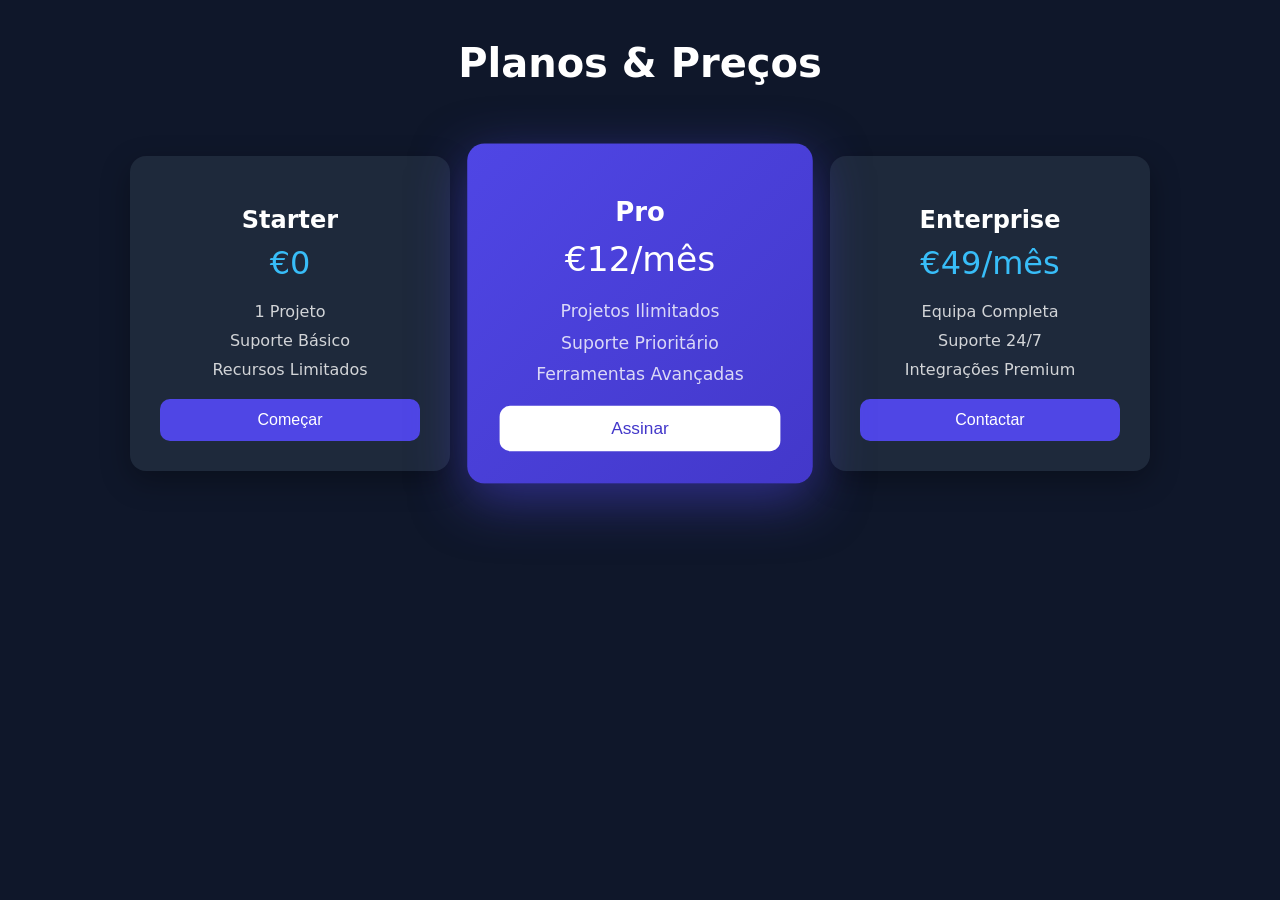
<file: Princing Table/index.html>
<!DOCTYPE html>
<html lang="pt">
<head>
  <meta charset="UTF-8">
  <title>Pricing Table</title>
  <link rel="stylesheet" href="style.css">
</head>

<body>

  <h1 class="title">Planos & Preços</h1>

  <div class="pricing-container">

    <div class="card">
      <h2>Starter</h2>
      <p class="price">€0</p>
      <ul>
        <li>1 Projeto</li>
        <li>Suporte Básico</li>
        <li>Recursos Limitados</li>
      </ul>
      <button>Começar</button>
    </div>

    <div class="card featured">
      <h2>Pro</h2>
      <p class="price">€12/mês</p>
      <ul>
        <li>Projetos Ilimitados</li>
        <li>Suporte Prioritário</li>
        <li>Ferramentas Avançadas</li>
      </ul>
      <button class="featured-btn">Assinar</button>
    </div>

    <div class="card">
      <h2>Enterprise</h2>
      <p class="price">€49/mês</p>
      <ul>
        <li>Equipa Completa</li>
        <li>Suporte 24/7</li>
        <li>Integrações Premium</li>
      </ul>
      <button>Contactar</button>
    </div>

  </div>

</body>
</html>
</file>
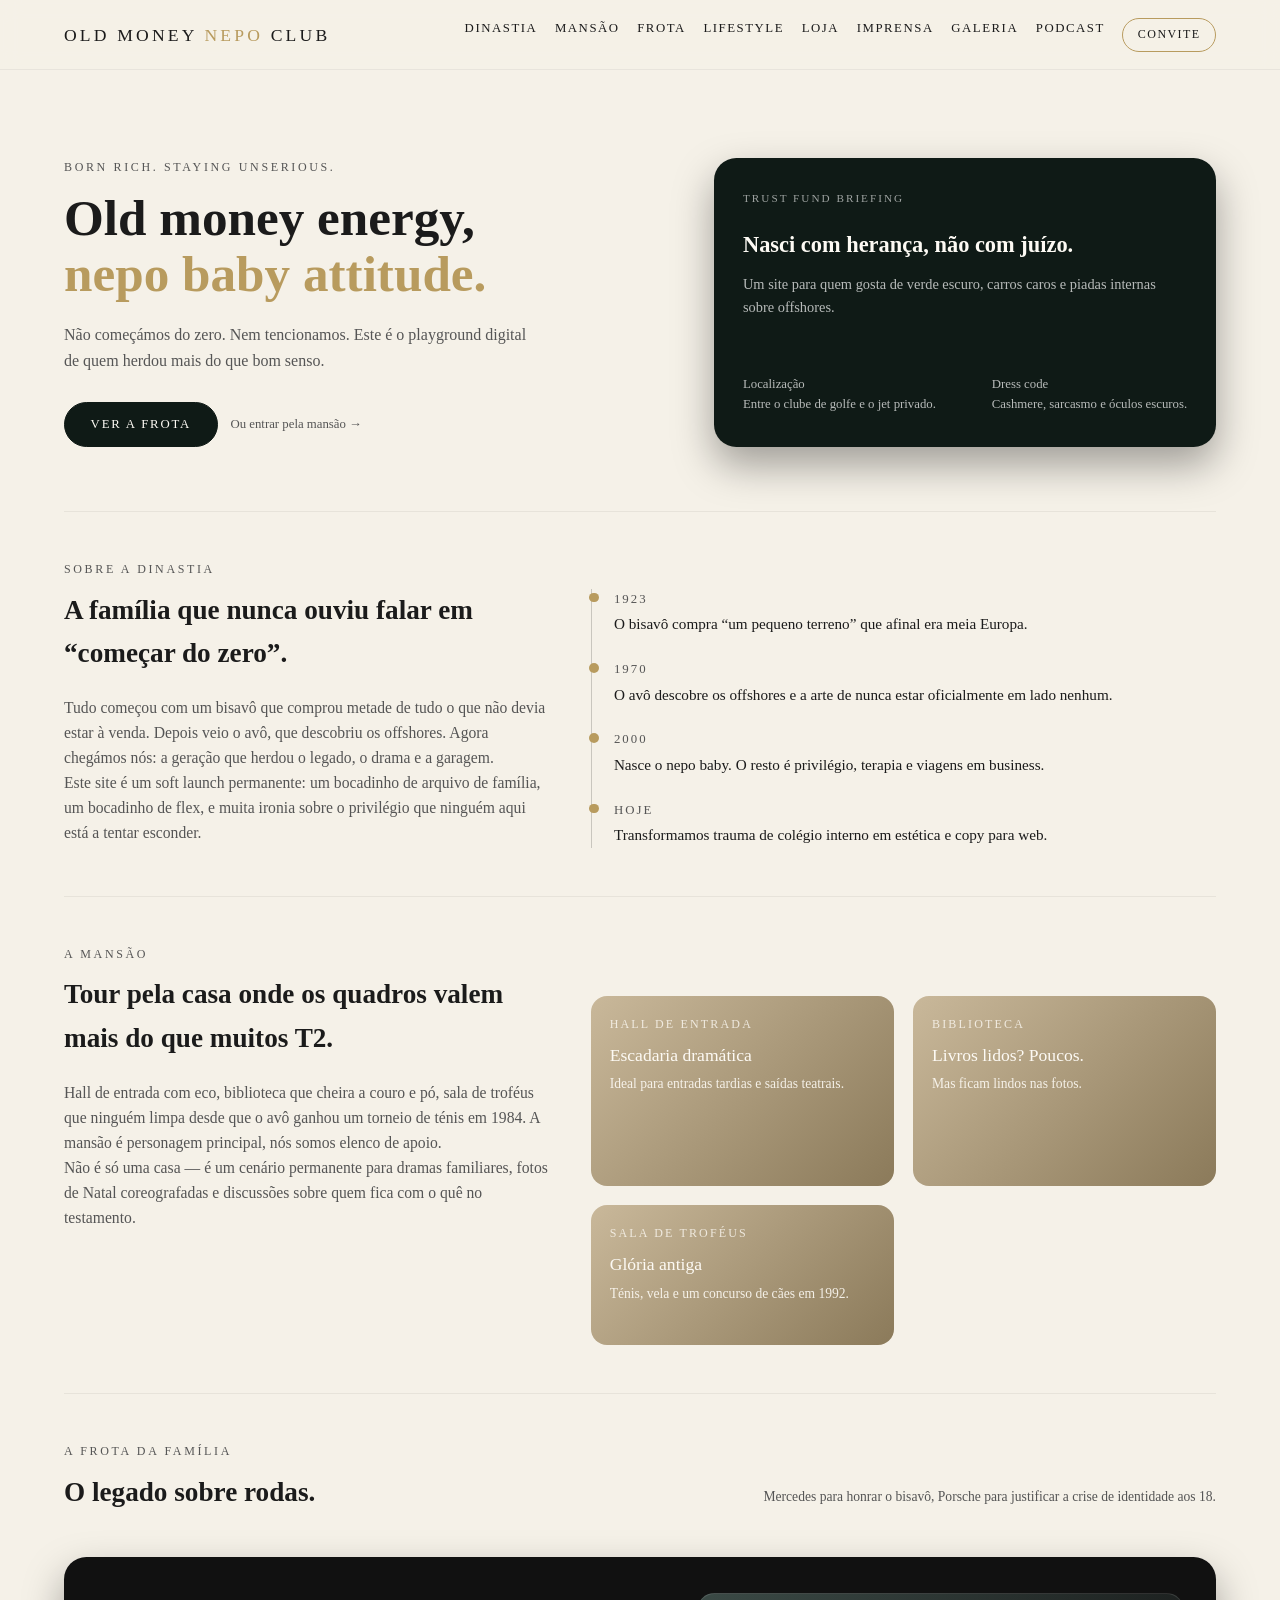
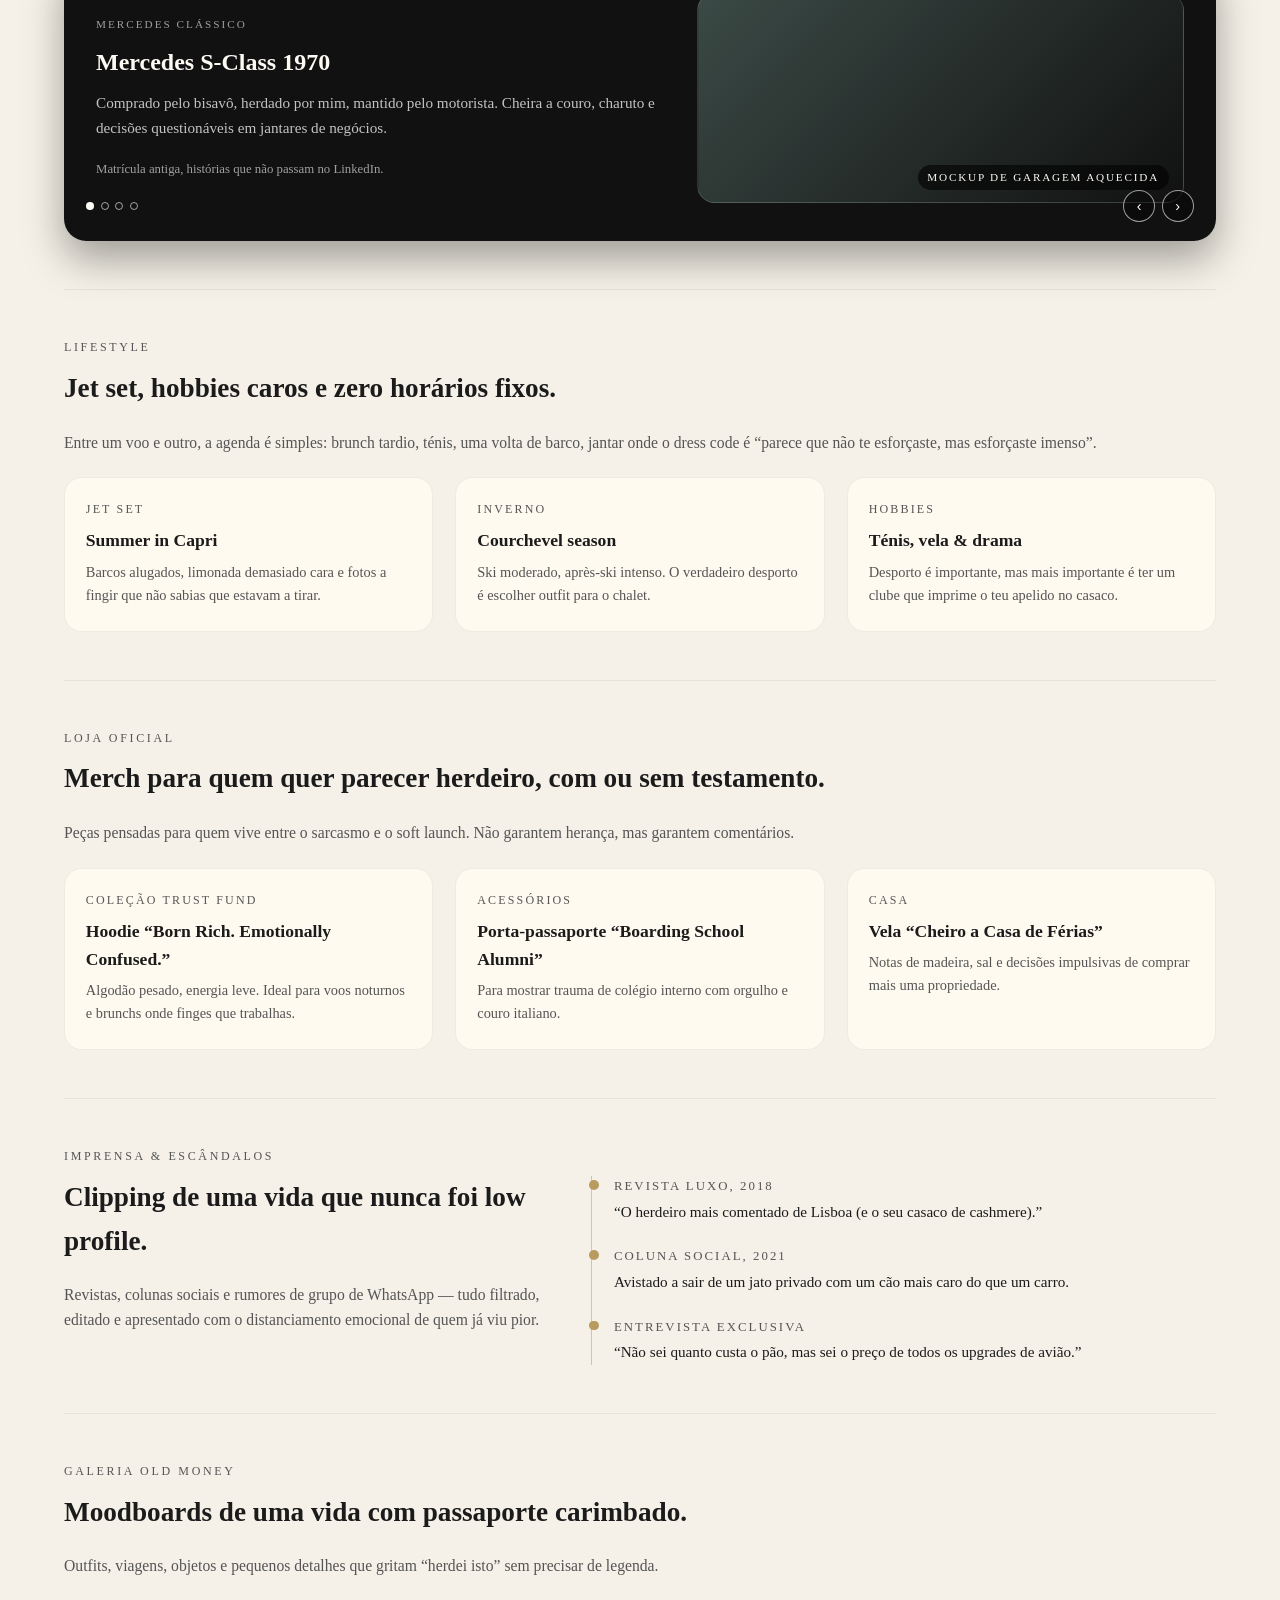
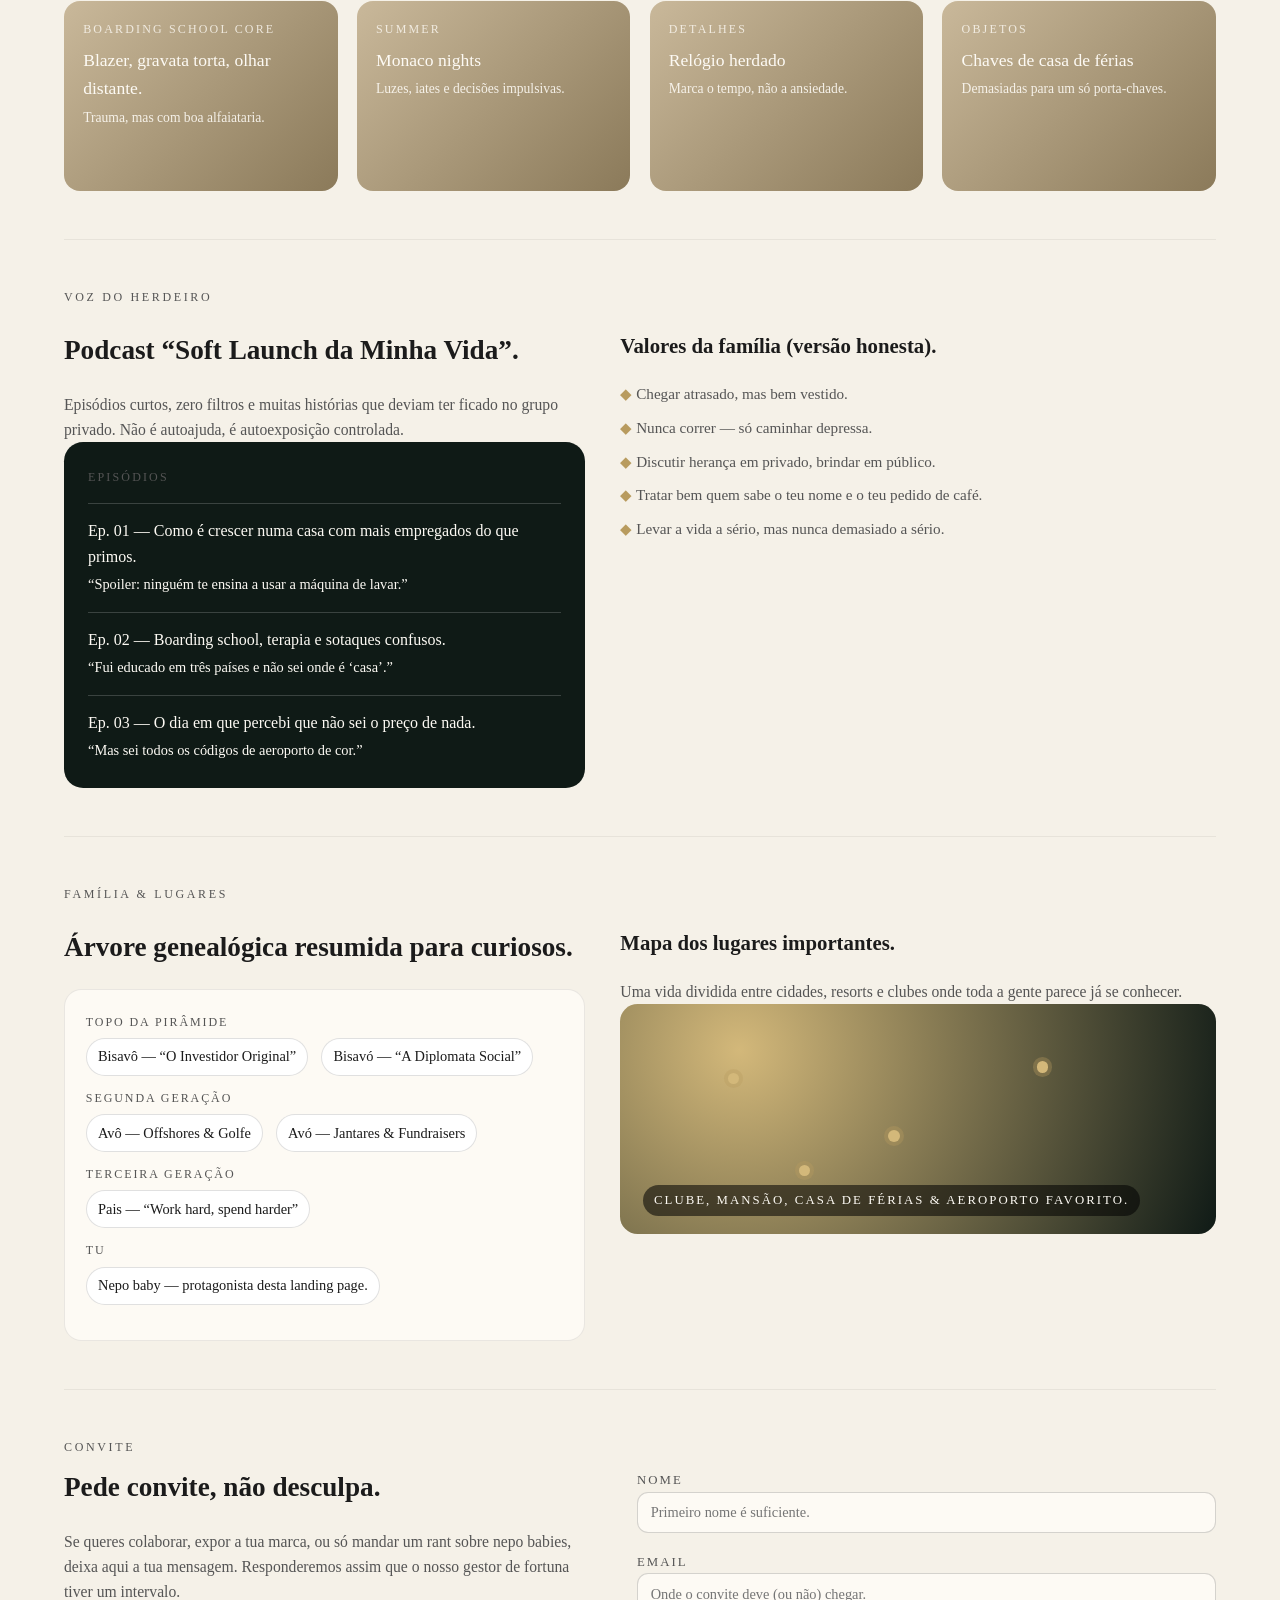
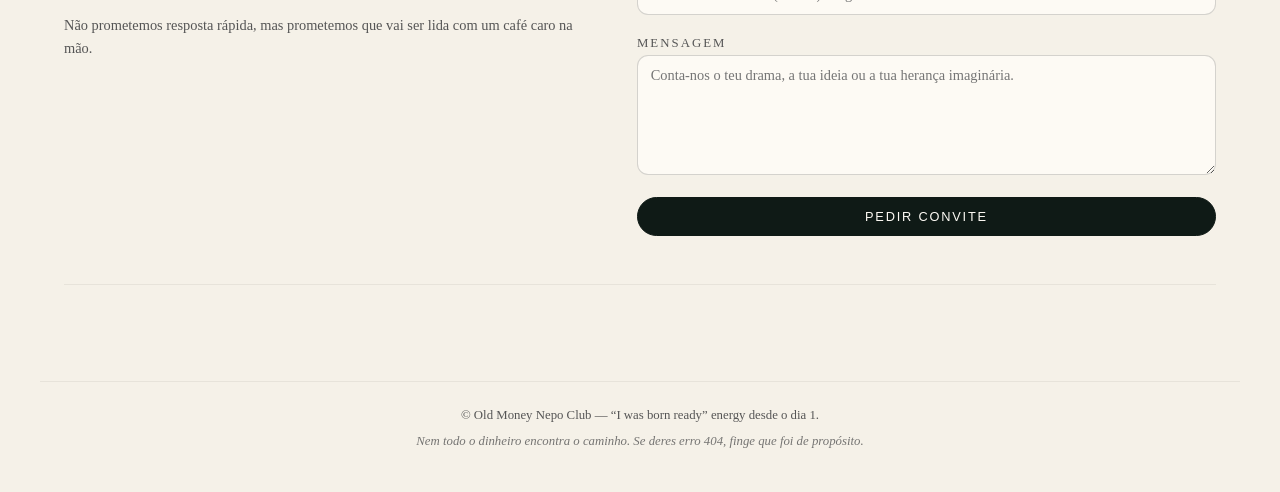
<file: Site Nepobaby/index.html>
<!DOCTYPE html>
<html lang="pt">
<head>
  <meta charset="UTF-8" />
  <title>Old Money Nepo Club — Dinastia Oficial</title>
  <meta name="viewport" content="width=device-width, initial-scale=1" />
  <style>
    :root {
      --bg: #f5f1e8;
      --bg-dark: #0f1a16;
      --accent: #b89b5e;
      --accent-soft: #d3b87a;
      --text: #1b1b1b;
      --text-soft: #555;
      --card: #fffaf0;
    }

    * {
      box-sizing: border-box;
      margin: 0;
      padding: 0;
    }

    body {
      font-family: "Georgia", "Times New Roman", serif;
      background: var(--bg);
      color: var(--text);
      line-height: 1.6;
    }

    a {
      text-decoration: none;
      color: inherit;
    }

    header {
      position: sticky;
      top: 0;
      z-index: 20;
      background: rgba(245, 241, 232, 0.96);
      backdrop-filter: blur(10px);
      border-bottom: 1px solid rgba(0, 0, 0, 0.05);
    }

    .nav {
      max-width: 1200px;
      margin: 0 auto;
      padding: 1.1rem 1.5rem;
      display: flex;
      align-items: center;
      justify-content: space-between;
      gap: 1rem;
    }

    .logo {
      font-family: "Didot", "Bodoni MT", serif;
      font-size: 1.1rem;
      letter-spacing: 0.18em;
      text-transform: uppercase;
      white-space: nowrap;
    }

    .logo span {
      color: var(--accent);
    }

    .nav-links {
      display: flex;
      flex-wrap: wrap;
      gap: 1.1rem;
      font-size: 0.8rem;
      letter-spacing: 0.12em;
      text-transform: uppercase;
    }

    .nav-links a {
      position: relative;
    }

    .nav-links a::after {
      content: "";
      position: absolute;
      left: 0;
      bottom: -0.25rem;
      width: 0;
      height: 1px;
      background: var(--accent);
      transition: width 0.25s ease;
    }

    .nav-links a:hover::after {
      width: 100%;
    }

    .btn-outline {
      border: 1px solid var(--accent);
      padding: 0.4rem 0.9rem;
      border-radius: 999px;
      font-size: 0.75rem;
      text-transform: uppercase;
      letter-spacing: 0.12em;
    }

    .btn-outline:hover {
      background: var(--accent);
      color: #fff;
    }

    main {
      max-width: 1200px;
      margin: 0 auto;
      padding: 2.5rem 1.5rem 4rem;
    }

    section {
      padding: 3rem 0;
      border-bottom: 1px solid rgba(0, 0, 0, 0.06);
    }

    .section-label {
      text-transform: uppercase;
      letter-spacing: 0.22em;
      font-size: 0.75rem;
      color: var(--text-soft);
      margin-bottom: 0.6rem;
    }

    .section-title {
      font-family: "Didot", "Bodoni MT", serif;
      font-size: 1.7rem;
      margin-bottom: 1.2rem;
    }

    .section-text {
      font-size: 0.98rem;
      color: var(--text-soft);
    }

    /* HERO */

    .hero {
      display: grid;
      grid-template-columns: minmax(0, 3fr) minmax(0, 2.5fr);
      gap: 3rem;
      padding: 3rem 0 4rem;
      border-bottom: 1px solid rgba(0, 0, 0, 0.06);
    }

    .hero-kicker {
      text-transform: uppercase;
      letter-spacing: 0.22em;
      font-size: 0.75rem;
      color: var(--text-soft);
      margin-bottom: 0.8rem;
    }

    .hero-title {
      font-family: "Didot", "Bodoni MT", serif;
      font-size: clamp(2.4rem, 4vw, 3.3rem);
      line-height: 1.1;
      margin-bottom: 1.2rem;
    }

    .hero-title span {
      color: var(--accent);
    }

    .hero-sub {
      font-size: 1rem;
      color: var(--text-soft);
      max-width: 30rem;
      margin-bottom: 1.8rem;
    }

    .hero-actions {
      display: flex;
      flex-wrap: wrap;
      gap: 0.8rem;
      align-items: center;
    }

    .btn-primary {
      background: var(--bg-dark);
      color: #fdfaf4;
      padding: 0.7rem 1.6rem;
      border-radius: 999px;
      border: 1px solid var(--bg-dark);
      text-transform: uppercase;
      letter-spacing: 0.14em;
      font-size: 0.8rem;
    }

    .btn-primary:hover {
      background: #18251f;
    }

    .hero-note {
      font-size: 0.8rem;
      color: var(--text-soft);
    }

    .hero-card {
      background: var(--bg-dark);
      color: #fdfaf4;
      border-radius: 1.4rem;
      padding: 2rem 1.8rem;
      display: flex;
      flex-direction: column;
      justify-content: space-between;
      box-shadow: 0 18px 40px rgba(0, 0, 0, 0.35);
    }

    .hero-card-tag {
      text-transform: uppercase;
      letter-spacing: 0.18em;
      font-size: 0.7rem;
      color: rgba(255, 255, 255, 0.6);
      margin-bottom: 1.2rem;
    }

    .hero-card-title {
      font-family: "Didot", "Bodoni MT", serif;
      font-size: 1.4rem;
      margin-bottom: 0.6rem;
    }

    .hero-card-sub {
      font-size: 0.9rem;
      color: rgba(255, 255, 255, 0.7);
      margin-bottom: 1.4rem;
    }

    .hero-card-meta {
      display: flex;
      justify-content: space-between;
      gap: 1.5rem;
      font-size: 0.8rem;
      color: rgba(255, 255, 255, 0.7);
    }

    .hero-card-meta span {
      display: block;
    }

    /* GRID GENÉRICO */

    .section-grid {
      display: grid;
      grid-template-columns: minmax(0, 1.4fr) minmax(0, 1.8fr);
      gap: 2.5rem;
      align-items: flex-start;
    }

    /* TIMELINE */

    .timeline {
      border-left: 1px solid rgba(0, 0, 0, 0.18);
      padding-left: 1.4rem;
      display: flex;
      flex-direction: column;
      gap: 1.4rem;
    }

    .timeline-item {
      position: relative;
    }

    .timeline-item::before {
      content: "";
      position: absolute;
      left: -1.55rem;
      top: 0.25rem;
      width: 0.6rem;
      height: 0.6rem;
      border-radius: 999px;
      background: var(--accent);
    }

    .timeline-year {
      font-size: 0.8rem;
      text-transform: uppercase;
      letter-spacing: 0.16em;
      color: var(--text-soft);
      margin-bottom: 0.2rem;
    }

    .timeline-text {
      font-size: 0.95rem;
    }

    /* CARDS */

    .cards {
      display: grid;
      grid-template-columns: repeat(auto-fit, minmax(230px, 1fr));
      gap: 1.4rem;
      margin-top: 1.4rem;
    }

    .card {
      background: var(--card);
      border-radius: 1.1rem;
      padding: 1.4rem 1.3rem 1.5rem;
      border: 1px solid rgba(0, 0, 0, 0.06);
    }

    .card-kicker {
      font-size: 0.75rem;
      text-transform: uppercase;
      letter-spacing: 0.18em;
      color: var(--text-soft);
      margin-bottom: 0.4rem;
    }

    .card-title {
      font-family: "Didot", "Bodoni MT", serif;
      font-size: 1.1rem;
      margin-bottom: 0.4rem;
    }

    .card-text {
      font-size: 0.9rem;
      color: var(--text-soft);
    }

    /* FROTA / CARROSSEL */

    .fleet-header {
      display: flex;
      justify-content: space-between;
      align-items: baseline;
      gap: 1rem;
      margin-bottom: 1.5rem;
    }

    .fleet-note {
      font-size: 0.85rem;
      color: var(--text-soft);
    }

    .carousel {
      position: relative;
      overflow: hidden;
      border-radius: 1.4rem;
      background: #111;
      color: #fdfaf4;
      box-shadow: 0 18px 40px rgba(0, 0, 0, 0.35);
    }

    .carousel-track {
      display: flex;
      transition: transform 0.6s ease;
    }

    .slide {
      min-width: 100%;
      padding: 2.2rem 2rem 2.4rem;
      display: grid;
      grid-template-columns: minmax(0, 1.4fr) minmax(0, 1.2fr);
      gap: 2rem;
      align-items: center;
    }

    .slide-tag {
      text-transform: uppercase;
      letter-spacing: 0.18em;
      font-size: 0.7rem;
      color: rgba(255, 255, 255, 0.6);
      margin-bottom: 0.6rem;
    }

    .slide-title {
      font-family: "Didot", "Bodoni MT", serif;
      font-size: 1.5rem;
      margin-bottom: 0.6rem;
    }

    .slide-text {
      font-size: 0.95rem;
      color: rgba(255, 255, 255, 0.75);
      margin-bottom: 1.2rem;
    }

    .slide-meta {
      font-size: 0.8rem;
      color: rgba(255, 255, 255, 0.6);
    }

    .slide-image {
      border-radius: 1.1rem;
      background-size: cover;
      background-position: center;
      min-height: 210px;
      border: 1px solid rgba(255, 255, 255, 0.12);
      position: relative;
      overflow: hidden;
    }

    .slide-image::after {
      content: "Mockup de garagem aquecida";
      position: absolute;
      bottom: 0.7rem;
      right: 0.9rem;
      font-size: 0.7rem;
      text-transform: uppercase;
      letter-spacing: 0.16em;
      background: rgba(0, 0, 0, 0.6);
      padding: 0.25rem 0.6rem;
      border-radius: 999px;
    }

    .carousel-controls {
      position: absolute;
      inset: auto 1.4rem 1.2rem;
      display: flex;
      justify-content: space-between;
      align-items: center;
      pointer-events: none;
    }

    .dots {
      display: flex;
      gap: 0.4rem;
      pointer-events: auto;
    }

    .dot {
      width: 0.5rem;
      height: 0.5rem;
      border-radius: 999px;
      border: 1px solid rgba(255, 255, 255, 0.6);
      background: transparent;
      cursor: pointer;
    }

    .dot.active {
      background: #fdfaf4;
    }

    .arrows {
      display: flex;
      gap: 0.4rem;
      pointer-events: auto;
    }

    .arrow-btn {
      width: 2rem;
      height: 2rem;
      border-radius: 999px;
      border: 1px solid rgba(255, 255, 255, 0.6);
      background: rgba(0, 0, 0, 0.35);
      color: #fdfaf4;
      display: flex;
      align-items: center;
      justify-content: center;
      cursor: pointer;
      font-size: 0.9rem;
    }

    .arrow-btn:hover {
      background: rgba(0, 0, 0, 0.7);
    }

    /* GALERIAS / MANSÃO / MAPA */

    .gallery-grid {
      display: grid;
      grid-template-columns: repeat(auto-fit, minmax(220px, 1fr));
      gap: 1.2rem;
      margin-top: 1.4rem;
    }

    .gallery-item {
      border-radius: 1rem;
      background: linear-gradient(135deg, #c9b89a, #8b7a5a);
      padding: 1.2rem;
      color: #fdfaf4;
      position: relative;
      overflow: hidden;
    }

    .gallery-item.small {
      min-height: 140px;
    }

    .gallery-item.large {
      min-height: 190px;
    }

    .gallery-label {
      font-size: 0.75rem;
      text-transform: uppercase;
      letter-spacing: 0.18em;
      opacity: 0.8;
      margin-bottom: 0.4rem;
    }

    .gallery-title {
      font-family: "Didot", "Bodoni MT", serif;
      font-size: 1.1rem;
      margin-bottom: 0.3rem;
    }

    .gallery-note {
      font-size: 0.85rem;
      opacity: 0.9;
    }

    .map-mock {
      border-radius: 1.1rem;
      background: radial-gradient(circle at 20% 20%, #d3b87a, #0f1a16);
      min-height: 230px;
      position: relative;
      overflow: hidden;
      color: #fdfaf4;
      padding: 1.4rem;
    }

    .map-pin {
      position: absolute;
      width: 0.7rem;
      height: 0.7rem;
      border-radius: 999px;
      background: var(--accent-soft);
      box-shadow: 0 0 0 4px rgba(184, 155, 94, 0.35);
    }

    .map-pin:nth-child(1) { top: 30%; left: 18%; }
    .map-pin:nth-child(2) { top: 55%; left: 45%; }
    .map-pin:nth-child(3) { top: 25%; left: 70%; }
    .map-pin:nth-child(4) { top: 70%; left: 30%; }

    .map-legend {
      position: absolute;
      bottom: 1.1rem;
      left: 1.4rem;
      font-size: 0.8rem;
      text-transform: uppercase;
      letter-spacing: 0.16em;
      background: rgba(0, 0, 0, 0.55);
      padding: 0.35rem 0.7rem;
      border-radius: 999px;
    }

    /* PODCAST / ÁRVORE / VALORES */

    .two-col {
      display: grid;
      grid-template-columns: minmax(0, 1.4fr) minmax(0, 1.6fr);
      gap: 2.2rem;
      align-items: flex-start;
      margin-top: 1.4rem;
    }

    .podcast-card {
      background: var(--bg-dark);
      color: #fdfaf4;
      border-radius: 1.2rem;
      padding: 1.6rem 1.5rem;
    }

    .podcast-episode {
      margin-top: 1rem;
      padding-top: 0.9rem;
      border-top: 1px solid rgba(255, 255, 255, 0.18);
      font-size: 0.9rem;
    }

    .podcast-episode-title {
      font-family: "Didot", "Bodoni MT", serif;
      font-size: 1rem;
      margin-bottom: 0.2rem;
    }

    .values-list {
      list-style: none;
      margin-top: 0.8rem;
      display: grid;
      gap: 0.6rem;
      font-size: 0.95rem;
      color: var(--text-soft);
    }

    .values-list li::before {
      content: "◆ ";
      color: var(--accent);
    }

    .tree {
      border-radius: 1.1rem;
      background: #fdfaf4;
      border: 1px solid rgba(0, 0, 0, 0.08);
      padding: 1.4rem 1.3rem;
      font-size: 0.9rem;
    }

    .tree-row {
      display: flex;
      flex-wrap: wrap;
      gap: 0.8rem;
      margin-bottom: 0.8rem;
    }

    .tree-node {
      padding: 0.4rem 0.7rem;
      border-radius: 999px;
      border: 1px solid rgba(0, 0, 0, 0.12);
      background: #fff;
    }

    .tree-label {
      font-size: 0.75rem;
      text-transform: uppercase;
      letter-spacing: 0.16em;
      color: var(--text-soft);
      margin-bottom: 0.4rem;
    }

    /* CONTACTO */

    .contact-grid {
      display: grid;
      grid-template-columns: minmax(0, 1.3fr) minmax(0, 1.4fr);
      gap: 2.2rem;
      align-items: flex-start;
    }

    form {
      display: grid;
      gap: 0.9rem;
    }

    label {
      font-size: 0.8rem;
      text-transform: uppercase;
      letter-spacing: 0.16em;
      color: var(--text-soft);
    }

    input,
    textarea {
      width: 100%;
      padding: 0.7rem 0.8rem;
      border-radius: 0.7rem;
      border: 1px solid rgba(0, 0, 0, 0.16);
      background: #fdfaf4;
      font-family: inherit;
      font-size: 0.9rem;
      resize: vertical;
    }

    textarea {
      min-height: 120px;
    }

    .contact-note {
      font-size: 0.9rem;
      color: var(--text-soft);
      margin-top: 0.6rem;
    }

    /* FOOTER */

    footer {
      padding: 2rem 1.5rem 2.5rem;
      text-align: center;
      font-size: 0.8rem;
      color: var(--text-soft);
    }

    .footer-inner {
      max-width: 1200px;
      margin: 0 auto;
      border-top: 1px solid rgba(0, 0, 0, 0.06);
      padding-top: 1.4rem;
    }

    .footer-line {
      margin-bottom: 0.4rem;
    }

    .footer-404 {
      font-style: italic;
      opacity: 0.8;
    }

    /* RESPONSIVO */

    @media (max-width: 960px) {
      .hero,
      .section-grid,
      .contact-grid,
      .two-col,
      .slide {
        grid-template-columns: 1fr;
      }

      .hero {
        padding-top: 2rem;
      }

      .hero-card {
        order: -1;
      }
    }

    @media (max-width: 780px) {
      .nav-links {
        display: none;
      }
    }

    @media (max-width: 600px) {
      .slide {
        padding: 1.8rem 1.4rem 2.2rem;
      }
    }
  </style>
</head>
<body>
  <header>
    <nav class="nav">
      <div class="logo">
        OLD MONEY <span>NEPO</span> CLUB
      </div>
      <div class="nav-links">
        <a href="#sobre">Dinastia</a>
        <a href="#mansao">Mansão</a>
        <a href="#frota">Frota</a>
        <a href="#lifestyle">Lifestyle</a>
        <a href="#loja">Loja</a>
        <a href="#imprensa">Imprensa</a>
        <a href="#galeria">Galeria</a>
        <a href="#podcast">Podcast</a>
        <a href="#contacto" class="btn-outline">Convite</a>
      </div>
    </nav>
  </header>

  <main>
    <!-- HERO -->
    <section class="hero">
      <div>
        <div class="hero-kicker">Born rich. Staying unserious.</div>
        <h1 class="hero-title">
          Old money energy,<br />
          <span>nepo baby attitude.</span>
        </h1>
        <p class="hero-sub">
          Não começámos do zero. Nem tencionamos. Este é o playground digital de quem herdou mais do que bom senso.
        </p>
        <div class="hero-actions">
          <a href="#frota" class="btn-primary">Ver a frota</a>
          <a href="#mansao" class="hero-note">Ou entrar pela mansão →</a>
        </div>
      </div>
      <aside class="hero-card">
        <div>
          <div class="hero-card-tag">Trust fund briefing</div>
          <h2 class="hero-card-title">Nasci com herança, não com juízo.</h2>
          <p class="hero-card-sub">
            Um site para quem gosta de verde escuro, carros caros e piadas internas sobre offshores.
          </p>
        </div>
        <div class="hero-card-meta">
          <div>
            <span>Localização</span>
            <span>Entre o clube de golfe e o jet privado.</span>
          </div>
          <div>
            <span>Dress code</span>
            <span>Cashmere, sarcasmo e óculos escuros.</span>
          </div>
        </div>
      </aside>
    </section>

    <!-- SOBRE / DINASTIA -->
    <section id="sobre">
      <div class="section-label">Sobre a dinastia</div>
      <div class="section-grid">
        <div>
          <h2 class="section-title">A família que nunca ouviu falar em “começar do zero”.</h2>
          <p class="section-text">
            Tudo começou com um bisavô que comprou metade de tudo o que não devia estar à venda.  
            Depois veio o avô, que descobriu os offshores.  
            Agora chegámos nós: a geração que herdou o legado, o drama e a garagem.
          </p>
          <p class="section-text">
            Este site é um soft launch permanente: um bocadinho de arquivo de família, um bocadinho de flex,  
            e muita ironia sobre o privilégio que ninguém aqui está a tentar esconder.
          </p>
        </div>
        <div class="timeline">
          <div class="timeline-item">
            <div class="timeline-year">1923</div>
            <div class="timeline-text">O bisavô compra “um pequeno terreno” que afinal era meia Europa.</div>
          </div>
          <div class="timeline-item">
            <div class="timeline-year">1970</div>
            <div class="timeline-text">O avô descobre os offshores e a arte de nunca estar oficialmente em lado nenhum.</div>
          </div>
          <div class="timeline-item">
            <div class="timeline-year">2000</div>
            <div class="timeline-text">Nasce o nepo baby. O resto é privilégio, terapia e viagens em business.</div>
          </div>
          <div class="timeline-item">
            <div class="timeline-year">Hoje</div>
            <div class="timeline-text">Transformamos trauma de colégio interno em estética e copy para web.</div>
          </div>
        </div>
      </div>
    </section>

    <!-- MANSÃO -->
    <section id="mansao">
      <div class="section-label">A mansão</div>
      <div class="section-grid">
        <div>
          <h2 class="section-title">Tour pela casa onde os quadros valem mais do que muitos T2.</h2>
          <p class="section-text">
            Hall de entrada com eco, biblioteca que cheira a couro e pó, sala de troféus que ninguém limpa  
            desde que o avô ganhou um torneio de ténis em 1984. A mansão é personagem principal, nós somos elenco de apoio.
          </p>
          <p class="section-text">
            Não é só uma casa — é um cenário permanente para dramas familiares, fotos de Natal coreografadas  
            e discussões sobre quem fica com o quê no testamento.
          </p>
        </div>
        <div class="gallery-grid">
          <div class="gallery-item large">
            <div class="gallery-label">Hall de entrada</div>
            <div class="gallery-title">Escadaria dramática</div>
            <div class="gallery-note">Ideal para entradas tardias e saídas teatrais.</div>
          </div>
          <div class="gallery-item small">
            <div class="gallery-label">Biblioteca</div>
            <div class="gallery-title">Livros lidos? Poucos.</div>
            <div class="gallery-note">Mas ficam lindos nas fotos.</div>
          </div>
          <div class="gallery-item small">
            <div class="gallery-label">Sala de troféus</div>
            <div class="gallery-title">Glória antiga</div>
            <div class="gallery-note">Ténis, vela e um concurso de cães em 1992.</div>
          </div>
        </div>
      </div>
    </section>

    <!-- FROTA / CARROSSEL -->
    <section id="frota">
      <div class="section-label">A frota da família</div>
      <div class="fleet-header">
        <h2 class="section-title">O legado sobre rodas.</h2>
        <p class="fleet-note">
          Mercedes para honrar o bisavô, Porsche para justificar a crise de identidade aos 18.
        </p>
      </div>

      <div class="carousel" aria-label="Carrossel de carros da família">
        <div class="carousel-track" id="carousel-track">
          <!-- Slide 1 -->
          <article class="slide">
            <div>
              <div class="slide-tag">Mercedes clássico</div>
              <h3 class="slide-title">Mercedes S‑Class 1970</h3>
              <p class="slide-text">
                Comprado pelo bisavô, herdado por mim, mantido pelo motorista.  
                Cheira a couro, charuto e decisões questionáveis em jantares de negócios.
              </p>
              <div class="slide-meta">
                Matrícula antiga, histórias que não passam no LinkedIn.
              </div>
            </div>
            <div
              class="slide-image"
              style="background-image: linear-gradient(135deg, #3b4a46, #111);"
            ></div>
          </article>

          <!-- Slide 2 -->
          <article class="slide">
            <div>
              <div class="slide-tag">SUV de ginásio</div>
              <h3 class="slide-title">Mercedes G‑Wagon</h3>
              <p class="slide-text">
                Para ir ao ginásio a 3 minutos de casa.  
                Zero necessidade, máximo statement. O banco da frente é basicamente um confessionário de fofoca.
              </p>
              <div class="slide-meta">
                Consome mais do que a nossa casa de férias em eletricidade.
              </div>
            </div>
            <div
              class="slide-image"
              style="background-image: linear-gradient(135deg, #2b3135, #050608);"
            ></div>
          </article>

          <!-- Slide 3 -->
          <article class="slide">
            <div>
              <div class="slide-tag">Nepo baby starter pack</div>
              <h3 class="slide-title">Porsche 911 Turbo</h3>
              <p class="slide-text">
                Presente de aniversário. Nem sei estacionar.  
                Mas fica bem nas fotos e isso, honestamente, é meio caminho andado.
              </p>
              <div class="slide-meta">
                0–100 mais rápido do que eu a fugir de responsabilidades.
              </div>
            </div>
            <div
              class="slide-image"
              style="background-image: linear-gradient(135deg, #38303f, #050308);"
            ></div>
          </article>

          <!-- Slide 4 -->
          <article class="slide">
            <div>
              <div class="slide-tag">Viagens em família</div>
              <h3 class="slide-title">Porsche Panamera</h3>
              <p class="slide-text">
                Para quando a família decide viajar junta (raramente).  
                Espaço para malas, dramas e um silêncio constrangedor em alta velocidade.
              </p>
              <div class="slide-meta">
                Ideal para discutir heranças com ar condicionado.
              </div>
            </div>
            <div
              class="slide-image"
              style="background-image: linear-gradient(135deg, #2c2835, #05040a);"
            ></div>
          </article>
        </div>

        <div class="carousel-controls">
          <div class="dots">
            <button class="dot active" data-slide="0" aria-label="Slide 1"></button>
            <button class="dot" data-slide="1" aria-label="Slide 2"></button>
            <button class="dot" data-slide="2" aria-label="Slide 3"></button>
            <button class="dot" data-slide="3" aria-label="Slide 4"></button>
          </div>
          <div class="arrows">
            <button class="arrow-btn" id="prev" aria-label="Anterior">‹</button>
            <button class="arrow-btn" id="next" aria-label="Seguinte">›</button>
          </div>
        </div>
      </div>
    </section>

    <!-- LIFESTYLE -->
    <section id="lifestyle">
      <div class="section-label">Lifestyle</div>
      <h2 class="section-title">Jet set, hobbies caros e zero horários fixos.</h2>
      <p class="section-text">
        Entre um voo e outro, a agenda é simples: brunch tardio, ténis, uma volta de barco,  
        jantar onde o dress code é “parece que não te esforçaste, mas esforçaste imenso”.
      </p>

      <div class="cards">
        <article class="card">
          <div class="card-kicker">Jet set</div>
          <h3 class="card-title">Summer in Capri</h3>
          <p class="card-text">
            Barcos alugados, limonada demasiado cara e fotos a fingir que não sabias que estavam a tirar.
          </p>
        </article>
        <article class="card">
          <div class="card-kicker">Inverno</div>
          <h3 class="card-title">Courchevel season</h3>
          <p class="card-text">
            Ski moderado, après-ski intenso. O verdadeiro desporto é escolher outfit para o chalet.
          </p>
        </article>
        <article class="card">
          <div class="card-kicker">Hobbies</div>
          <h3 class="card-title">Ténis, vela & drama</h3>
          <p class="card-text">
            Desporto é importante, mas mais importante é ter um clube que imprime o teu apelido no casaco.
          </p>
        </article>
      </div>
    </section>

    <!-- LOJA -->
    <section id="loja">
      <div class="section-label">Loja oficial</div>
      <h2 class="section-title">Merch para quem quer parecer herdeiro, com ou sem testamento.</h2>
      <p class="section-text">
        Peças pensadas para quem vive entre o sarcasmo e o soft launch.  
        Não garantem herança, mas garantem comentários.
      </p>

      <div class="cards">
        <article class="card">
          <div class="card-kicker">Coleção Trust Fund</div>
          <h3 class="card-title">Hoodie “Born Rich. Emotionally Confused.”</h3>
          <p class="card-text">
            Algodão pesado, energia leve. Ideal para voos noturnos e brunchs onde finges que trabalhas.
          </p>
        </article>
        <article class="card">
          <div class="card-kicker">Acessórios</div>
          <h3 class="card-title">Porta‑passaporte “Boarding School Alumni”</h3>
          <p class="card-text">
            Para mostrar trauma de colégio interno com orgulho e couro italiano.
          </p>
        </article>
        <article class="card">
          <div class="card-kicker">Casa</div>
          <h3 class="card-title">Vela “Cheiro a Casa de Férias”</h3>
          <p class="card-text">
            Notas de madeira, sal e decisões impulsivas de comprar mais uma propriedade.
          </p>
        </article>
      </div>
    </section>

    <!-- IMPRENSA & ESCÂNDALOS -->
    <section id="imprensa">
      <div class="section-label">Imprensa & escândalos</div>
      <div class="section-grid">
        <div>
          <h2 class="section-title">Clipping de uma vida que nunca foi low profile.</h2>
          <p class="section-text">
            Revistas, colunas sociais e rumores de grupo de WhatsApp — tudo filtrado, editado  
            e apresentado com o distanciamento emocional de quem já viu pior.
          </p>
        </div>
        <div class="timeline">
          <div class="timeline-item">
            <div class="timeline-year">Revista Luxo, 2018</div>
            <div class="timeline-text">“O herdeiro mais comentado de Lisboa (e o seu casaco de cashmere).”</div>
          </div>
          <div class="timeline-item">
            <div class="timeline-year">Coluna social, 2021</div>
            <div class="timeline-text">Avistado a sair de um jato privado com um cão mais caro do que um carro.</div>
          </div>
          <div class="timeline-item">
            <div class="timeline-year">Entrevista exclusiva</div>
            <div class="timeline-text">“Não sei quanto custa o pão, mas sei o preço de todos os upgrades de avião.”</div>
          </div>
        </div>
      </div>
    </section>

    <!-- GALERIA OLD MONEY -->
    <section id="galeria">
      <div class="section-label">Galeria old money</div>
      <h2 class="section-title">Moodboards de uma vida com passaporte carimbado.</h2>
      <p class="section-text">
        Outfits, viagens, objetos e pequenos detalhes que gritam “herdei isto” sem precisar de legenda.
      </p>

      <div class="gallery-grid">
        <div class="gallery-item large">
          <div class="gallery-label">Boarding school core</div>
          <div class="gallery-title">Blazer, gravata torta, olhar distante.</div>
          <div class="gallery-note">Trauma, mas com boa alfaiataria.</div>
        </div>
        <div class="gallery-item small">
          <div class="gallery-label">Summer</div>
          <div class="gallery-title">Monaco nights</div>
          <div class="gallery-note">Luzes, iates e decisões impulsivas.</div>
        </div>
        <div class="gallery-item small">
          <div class="gallery-label">Detalhes</div>
          <div class="gallery-title">Relógio herdado</div>
          <div class="gallery-note">Marca o tempo, não a ansiedade.</div>
        </div>
        <div class="gallery-item small">
          <div class="gallery-label">Objetos</div>
          <div class="gallery-title">Chaves de casa de férias</div>
          <div class="gallery-note">Demasiadas para um só porta‑chaves.</div>
        </div>
      </div>
    </section>

    <!-- PODCAST & VALORES -->
    <section id="podcast">
      <div class="section-label">Voz do herdeiro</div>
      <div class="two-col">
        <div>
          <h2 class="section-title">Podcast “Soft Launch da Minha Vida”.</h2>
          <p class="section-text">
            Episódios curtos, zero filtros e muitas histórias que deviam ter ficado no grupo privado.  
            Não é autoajuda, é autoexposição controlada.
          </p>
          <div class="podcast-card">
            <div class="card-kicker">Episódios</div>
            <div class="podcast-episode">
              <div class="podcast-episode-title">Ep. 01 — Como é crescer numa casa com mais empregados do que primos.</div>
              <div>“Spoiler: ninguém te ensina a usar a máquina de lavar.”</div>
            </div>
            <div class="podcast-episode">
              <div class="podcast-episode-title">Ep. 02 — Boarding school, terapia e sotaques confusos.</div>
              <div>“Fui educado em três países e não sei onde é ‘casa’.”</div>
            </div>
            <div class="podcast-episode">
              <div class="podcast-episode-title">Ep. 03 — O dia em que percebi que não sei o preço de nada.</div>
              <div>“Mas sei todos os códigos de aeroporto de cor.”</div>
            </div>
          </div>
        </div>
        <div>
          <h3 class="section-title" style="font-size:1.3rem;">Valores da família (versão honesta).</h3>
          <ul class="values-list">
            <li>Chegar atrasado, mas bem vestido.</li>
            <li>Nunca correr — só caminhar depressa.</li>
            <li>Discutir herança em privado, brindar em público.</li>
            <li>Tratar bem quem sabe o teu nome e o teu pedido de café.</li>
            <li>Levar a vida a sério, mas nunca demasiado a sério.</li>
          </ul>
        </div>
      </div>
    </section>

    <!-- ÁRVORE GENEALÓGICA & MAPA -->
    <section id="mapa">
      <div class="section-label">Família & lugares</div>
      <div class="two-col">
        <div>
          <h2 class="section-title">Árvore genealógica resumida para curiosos.</h2>
          <div class="tree">
            <div class="tree-label">Topo da pirâmide</div>
            <div class="tree-row">
              <div class="tree-node">Bisavô — “O Investidor Original”</div>
              <div class="tree-node">Bisavó — “A Diplomata Social”</div>
            </div>
            <div class="tree-label">Segunda geração</div>
            <div class="tree-row">
              <div class="tree-node">Avô — Offshores & Golfe</div>
              <div class="tree-node">Avó — Jantares & Fundraisers</div>
            </div>
            <div class="tree-label">Terceira geração</div>
            <div class="tree-row">
              <div class="tree-node">Pais — “Work hard, spend harder”</div>
            </div>
            <div class="tree-label">Tu</div>
            <div class="tree-row">
              <div class="tree-node">Nepo baby — protagonista desta landing page.</div>
            </div>
          </div>
        </div>
        <div>
          <h3 class="section-title" style="font-size:1.3rem;">Mapa dos lugares importantes.</h3>
          <p class="section-text">
            Uma vida dividida entre cidades, resorts e clubes onde toda a gente parece já se conhecer.
          </p>
          <div class="map-mock">
            <div class="map-pin"></div>
            <div class="map-pin"></div>
            <div class="map-pin"></div>
            <div class="map-pin"></div>
            <div class="map-legend">Clube, mansão, casa de férias & aeroporto favorito.</div>
          </div>
        </div>
      </div>
    </section>

    <!-- CONTACTO / CONVITE -->
    <section id="contacto">
      <div class="section-label">Convite</div>
      <div class="contact-grid">
        <div>
          <h2 class="section-title">Pede convite, não desculpa.</h2>
          <p class="section-text">
            Se queres colaborar, expor a tua marca, ou só mandar um rant sobre nepo babies,  
            deixa aqui a tua mensagem. Responderemos assim que o nosso gestor de fortuna tiver um intervalo.
          </p>
          <p class="contact-note">
            Não prometemos resposta rápida, mas prometemos que vai ser lida com um café caro na mão.
          </p>
        </div>
        <div>
          <form>
            <div>
              <label for="nome">Nome</label>
              <input id="nome" type="text" placeholder="Primeiro nome é suficiente." />
            </div>
            <div>
              <label for="email">Email</label>
              <input id="email" type="email" placeholder="Onde o convite deve (ou não) chegar." />
            </div>
            <div>
              <label for="mensagem">Mensagem</label>
              <textarea id="mensagem" placeholder="Conta‑nos o teu drama, a tua ideia ou a tua herança imaginária."></textarea>
            </div>
            <button type="submit" class="btn-primary">Pedir convite</button>
          </form>
        </div>
      </div>
    </section>
  </main>

  <footer>
    <div class="footer-inner">
      <div class="footer-line">
        © Old Money Nepo Club — “I was born ready” energy desde o dia 1.
      </div>
      <div class="footer-404">
        Nem todo o dinheiro encontra o caminho. Se deres erro 404, finge que foi de propósito.
      </div>
    </div>
  </footer>

  <script>
    (function () {
      const track = document.getElementById("carousel-track");
      const dots = Array.from(document.querySelectorAll(".dot"));
      const prev = document.getElementById("prev");
      const next = document.getElementById("next");
      const total = dots.length;
      let index = 0;

      function goToSlide(i) {
        index = (i + total) % total;
        track.style.transform = "translateX(" + -index * 100 + "%)";
        dots.forEach((d, idx) => d.classList.toggle("active", idx === index));
      }

      dots.forEach((dot) => {
        dot.addEventListener("click", () => {
          const i = Number(dot.dataset.slide);
          goToSlide(i);
        });
      });

      prev.addEventListener("click", () => goToSlide(index - 1));
      next.addEventListener("click", () => goToSlide(index + 1));

      setInterval(() => {
        goToSlide(index + 1);
      }, 7000);
    })();
  </script>
</body>
</html>
</file>
<file: Princing Table/style.css>
body {
  margin: 0;
  background: #0f172a;
  font-family: system-ui;
  color: white;
  text-align: center;
}

.title {
  margin-top: 40px;
  font-size: 2.5rem;
}

.pricing-container {
  display: flex;
  justify-content: center;
  gap: 30px;
  margin-top: 50px;
  padding: 20px;
}

.card {
  background: #1e293b;
  padding: 30px;
  width: 260px;
  border-radius: 16px;
  box-shadow: 0 10px 30px rgba(0,0,0,0.3);
  transition: 0.3s;
}

.card:hover {
  transform: translateY(-8px);
  box-shadow: 0 15px 40px rgba(0,0,0,0.4);
}

.card h2 {
  margin-bottom: 10px;
}

.price {
  font-size: 2rem;
  margin: 10px 0 20px;
  color: #38bdf8;
}

ul {
  list-style: none;
  padding: 0;
  margin: 0 0 20px;
}

ul li {
  margin: 10px 0;
  opacity: 0.8;
}

button {
  width: 100%;
  padding: 12px;
  border: none;
  border-radius: 10px;
  background: #4f46e5;
  color: white;
  font-size: 1rem;
  cursor: pointer;
  transition: 0.2s;
}

button:hover {
  background: #4338ca;
}


.featured {
  background: linear-gradient(135deg, #4f46e5, #4338ca);
  transform: scale(1.08);
  box-shadow: 0 15px 50px rgba(79,70,229,0.5);
}

.featured .price {
  color: #ffffff;
}

.featured-btn {
  background: white;
  color: #4338ca;
}

.featured-btn:hover {
  background: #e2e8f0;
}
</file>
